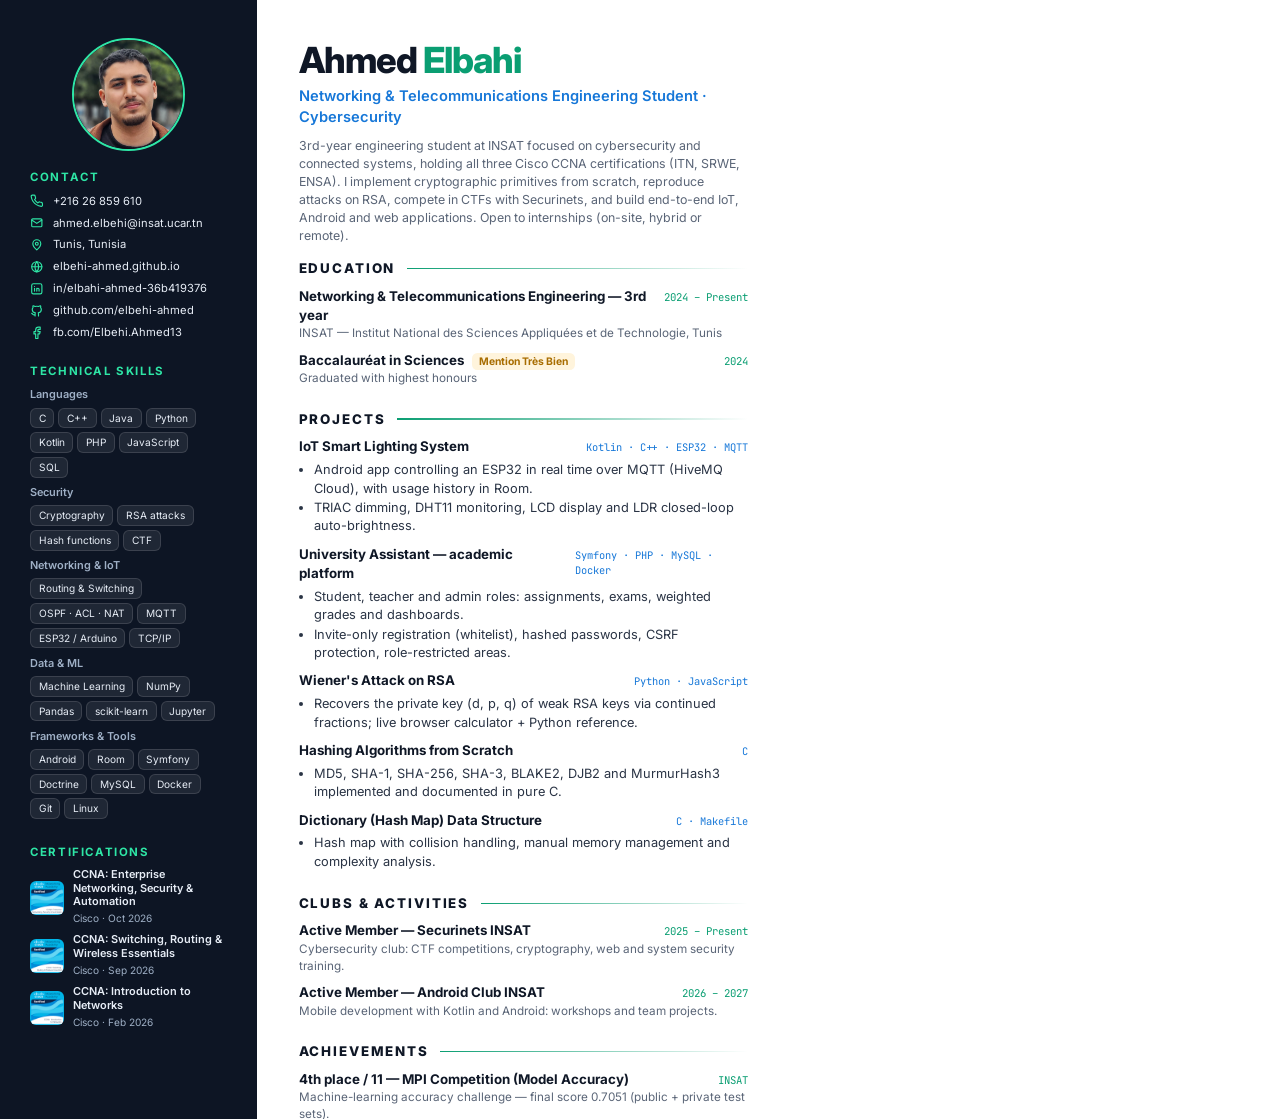
<file: cv/cv.html>
<!doctype html>
<html lang="en">
<head>
<meta charset="utf-8" />
<title>Ahmed Elbahi — CV</title>
<link href="https://fonts.googleapis.com/css2?family=Inter:wght@400;500;600;700;800&family=JetBrains+Mono:wght@500&display=swap" rel="stylesheet" />
<style>
  @page { size: A4; margin: 0; }
  :root { --ink: #0f1726; --muted: #5a6577; --line: #e3e8ef; --accent: #0a9e72; --accent2: #1677d8; --side: #0d1524; }
  * { box-sizing: border-box; margin: 0; padding: 0; }
  html, body { width: 210mm; height: 296mm; background: #fff; }
  body { font-family: "Inter", Arial, sans-serif; color: var(--ink); font-size: 9.6pt; line-height: 1.45; -webkit-print-color-adjust: exact; print-color-adjust: exact; }
  .page { display: grid; grid-template-columns: 68mm 1fr; height: 296mm; overflow: hidden; }

  aside { background: var(--side); color: #e7edf6; padding: 10mm 8mm 6mm; display: flex; flex-direction: column; gap: 4.6mm; }
  .photo { width: 30mm; height: 30mm; border-radius: 50%; object-fit: cover; margin: 0 auto; border: 2.5px solid #2ee6a6; display: block; }
  aside h3 { font-size: 8.6pt; letter-spacing: .14em; text-transform: uppercase; color: #2ee6a6; margin-bottom: 2mm; font-weight: 700; }
  .contact li { list-style: none; display: flex; gap: 2.4mm; align-items: flex-start; margin-bottom: 1.5mm; font-size: 8.4pt; word-break: break-word; }
  .contact svg { width: 3.6mm; height: 3.6mm; flex: none; margin-top: .4mm; fill: none; stroke: #2ee6a6; stroke-width: 2; stroke-linecap: round; stroke-linejoin: round; }
  .contact a { color: #e7edf6; text-decoration: none; }
  .tags { display: flex; flex-wrap: wrap; gap: 1.1mm; }
  .tags span { font-size: 7.6pt; padding: .5mm 2mm; border-radius: 1.6mm; background: rgba(255,255,255,.08); border: 1px solid rgba(255,255,255,.12); }
  .sk { margin-bottom: 2mm; }
  .sk b { display: block; font-size: 8.2pt; color: #9fb0c6; font-weight: 600; margin-bottom: 1.2mm; }
  .club { margin-bottom: 2.6mm; font-size: 8.6pt; }
  .club b { display: block; font-weight: 600; }
  .club span { color: #9fb0c6; font-size: 8pt; }

  main { padding: 11mm 12mm 8mm 11mm; display: flex; flex-direction: column; gap: 3.6mm; }
  header h1 { font-size: 27pt; font-weight: 800; letter-spacing: -.03em; line-height: 1; }
  header h1 span { color: var(--accent); }
  header p.title { margin-top: 2.2mm; font-size: 11pt; font-weight: 600; color: var(--accent2); }
  header p.sum { margin-top: 2.4mm; color: var(--muted); font-size: 9.3pt; }
  h2 { font-size: 10pt; letter-spacing: .14em; text-transform: uppercase; font-weight: 800; display: flex; align-items: center; gap: 3mm; margin-bottom: 2.2mm; }
  h2::after { content: ""; flex: 1; height: 1.5px; background: linear-gradient(90deg, var(--accent), transparent); }
  .item { margin-bottom: 2.3mm; }
  .row { display: flex; justify-content: space-between; align-items: baseline; gap: 4mm; }
  .item h4 { font-size: 10pt; font-weight: 700; }
  .date { font-family: "JetBrains Mono", monospace; font-size: 8pt; color: var(--accent); white-space: nowrap; }
  .sub { color: var(--muted); font-size: 8.8pt; }
  .item ul { margin: 1.2mm 0 0 4mm; }
  .item li { margin-bottom: .2mm; color: #2a3445; }
  .stack { font-family: "JetBrains Mono", monospace; font-size: 7.8pt; color: var(--accent2); }
  .badge { display: inline-block; font-size: 7.8pt; font-weight: 700; color: #a86d00; background: #fff4dc; border-radius: 1.4mm; padding: .3mm 1.8mm; margin-left: 1.5mm; }
  .cert { display: flex; gap: 2.4mm; align-items: center; margin-bottom: 1.6mm; text-decoration: none; color: #e7edf6; }
  .cert img { width: 9mm; height: 9mm; border-radius: 1.6mm; flex: none; }
  .cert b { display: block; font-size: 8.2pt; font-weight: 600; line-height: 1.25; }
  .cert span { color: #9fb0c6; font-size: 7.6pt; }
</style>
</head>
<body>
<div class="page">
  <aside>
    <img class="photo" src="../assets/ahmed-avatar.jpg" alt="Ahmed Elbahi" />

    <section>
      <h3>Contact</h3>
      <ul class="contact">
        <li><svg viewBox="0 0 24 24"><path d="M22 16.9v3a2 2 0 0 1-2.2 2 19.8 19.8 0 0 1-8.6-3.1 19.5 19.5 0 0 1-6-6A19.8 19.8 0 0 1 2.1 4.2 2 2 0 0 1 4.1 2h3a2 2 0 0 1 2 1.7c.1.9.4 1.8.7 2.7a2 2 0 0 1-.5 2.1L8 9.8a16 16 0 0 0 6 6l1.3-1.3a2 2 0 0 1 2.1-.4c.9.3 1.8.6 2.7.7a2 2 0 0 1 1.7 2z"/></svg><a href="tel:+21626859610">+216 26 859 610</a></li>
        <li><svg viewBox="0 0 24 24"><rect x="3" y="5" width="18" height="14" rx="2"/><path d="M3 7l9 6 9-6"/></svg><a href="mailto:ahmed.elbehi@insat.ucar.tn">ahmed.elbehi@insat.ucar.tn</a></li>
        <li><svg viewBox="0 0 24 24"><path d="M12 21s-7-6.2-7-11a7 7 0 0 1 14 0c0 4.8-7 11-7 11z"/><circle cx="12" cy="10" r="2.5"/></svg>Tunis, Tunisia</li>
        <li><svg viewBox="0 0 24 24"><circle cx="12" cy="12" r="9"/><path d="M3 12h18M12 3a14 14 0 0 1 0 18M12 3a14 14 0 0 0 0 18"/></svg><a href="https://elbehi-ahmed.github.io">elbehi-ahmed.github.io</a></li>
        <li><svg viewBox="0 0 24 24"><rect x="3" y="3" width="18" height="18" rx="3"/><path d="M8 11v5M8 8v.01M12 16v-5M16 16v-3a2 2 0 0 0-4 0"/></svg><a href="https://www.linkedin.com/in/elbahi-ahmed-36b419376/">in/elbahi-ahmed-36b419376</a></li>
        <li><svg viewBox="0 0 24 24"><path d="M9 19c-4 1.5-4-2-6-2.5M15 21v-3.5c0-1 .1-1.4-.5-2 2.8-.3 5.5-1.4 5.5-6a4.6 4.6 0 0 0-1.3-3.2 4.2 4.2 0 0 0-.1-3.2s-1.1-.3-3.5 1.3a12 12 0 0 0-6.2 0C6.5 2.8 5.4 3.1 5.4 3.1a4.2 4.2 0 0 0-.1 3.2A4.6 4.6 0 0 0 4 9.5c0 4.6 2.7 5.7 5.5 6-.6.6-.6 1.2-.5 2V21"/></svg><a href="https://github.com/elbehi-ahmed">github.com/elbehi-ahmed</a></li>
        <li><svg viewBox="0 0 24 24"><path d="M18 2h-3a5 5 0 0 0-5 5v3H7v4h3v8h4v-8h3l1-4h-4V7a1 1 0 0 1 1-1h3z"/></svg><a href="https://www.facebook.com/Elbehi.Ahmed13">fb.com/Elbehi.Ahmed13</a></li>
      </ul>
    </section>

    <section>
      <h3>Technical skills</h3>
      <div class="sk"><b>Languages</b><div class="tags"><span>C</span><span>C++</span><span>Java</span><span>Python</span><span>Kotlin</span><span>PHP</span><span>JavaScript</span><span>SQL</span></div></div>
      <div class="sk"><b>Security</b><div class="tags"><span>Cryptography</span><span>RSA attacks</span><span>Hash functions</span><span>CTF</span></div></div>
      <div class="sk"><b>Networking &amp; IoT</b><div class="tags"><span>Routing &amp; Switching</span><span>OSPF · ACL · NAT</span><span>MQTT</span><span>ESP32 / Arduino</span><span>TCP/IP</span></div></div>
      <div class="sk"><b>Data &amp; ML</b><div class="tags"><span>Machine Learning</span><span>NumPy</span><span>Pandas</span><span>scikit-learn</span><span>Jupyter</span></div></div>
      <div class="sk"><b>Frameworks &amp; Tools</b><div class="tags"><span>Android</span><span>Room</span><span>Symfony</span><span>Doctrine</span><span>MySQL</span><span>Docker</span><span>Git</span><span>Linux</span></div></div>
    </section>

    <section>
      <h3>Certifications</h3>
      <a class="cert" href="https://www.credly.com/badges/e928fe2b-ffb3-4d6e-a502-926c4a1540fc"><img src="../assets/badges/ccna-ensa.png" alt="" /><div><b>CCNA: Enterprise Networking, Security &amp; Automation</b><span>Cisco · Oct 2026</span></div></a>
      <a class="cert" href="https://www.credly.com/badges/f3790d20-e8ef-4705-a47d-21b5ab360c4f"><img src="../assets/badges/ccna-srwe.png" alt="" /><div><b>CCNA: Switching, Routing &amp; Wireless Essentials</b><span>Cisco · Sep 2026</span></div></a>
      <a class="cert" href="https://www.credly.com/badges/be2a5c36-cdb4-4abe-bb83-583679ea0fe5"><img src="../assets/badges/ccna-itn.png" alt="" /><div><b>CCNA: Introduction to Networks</b><span>Cisco · Feb 2026</span></div></a>
    </section>
  </aside>

  <main>
    <header>
      <h1>Ahmed <span>Elbahi</span></h1>
      <p class="title">Networking &amp; Telecommunications Engineering Student · Cybersecurity</p>
      <p class="sum">3rd-year engineering student at INSAT focused on cybersecurity and connected systems, holding all three Cisco CCNA certifications (ITN, SRWE, ENSA). I implement cryptographic primitives from scratch, reproduce attacks on RSA, compete in CTFs with Securinets, and build end-to-end IoT, Android and web applications. Open to internships (on-site, hybrid or remote).</p>
    </header>

    <section>
      <h2>Education</h2>
      <div class="item">
        <div class="row"><h4>Networking &amp; Telecommunications Engineering — 3rd year</h4><span class="date">2024 – Present</span></div>
        <p class="sub">INSAT — Institut National des Sciences Appliquées et de Technologie, Tunis</p>
      </div>
      <div class="item">
        <div class="row"><h4>Baccalauréat in Sciences <span class="badge">Mention Très Bien</span></h4><span class="date">2024</span></div>
        <p class="sub">Graduated with highest honours</p>
      </div>
    </section>

    <section>
      <h2>Projects</h2>
      <div class="item">
        <div class="row"><h4>IoT Smart Lighting System</h4><span class="stack">Kotlin · C++ · ESP32 · MQTT</span></div>
        <ul>
          <li>Android app controlling an ESP32 in real time over MQTT (HiveMQ Cloud), with usage history in Room.</li>
          <li>TRIAC dimming, DHT11 monitoring, LCD display and LDR closed-loop auto-brightness.</li>
                  </ul>
      </div>
      <div class="item">
        <div class="row"><h4>University Assistant — academic platform</h4><span class="stack">Symfony · PHP · MySQL · Docker</span></div>
        <ul>
          <li>Student, teacher and admin roles: assignments, exams, weighted grades and dashboards.</li>
          <li>Invite-only registration (whitelist), hashed passwords, CSRF protection, role-restricted areas.</li>
        </ul>
      </div>
      <div class="item">
        <div class="row"><h4>Wiener's Attack on RSA</h4><span class="stack">Python · JavaScript</span></div>
        <ul><li>Recovers the private key (d, p, q) of weak RSA keys via continued fractions; live browser calculator + Python reference.</li></ul>
      </div>
      <div class="item">
        <div class="row"><h4>Hashing Algorithms from Scratch</h4><span class="stack">C</span></div>
        <ul><li>MD5, SHA-1, SHA-256, SHA-3, BLAKE2, DJB2 and MurmurHash3 implemented and documented in pure C.</li></ul>
      </div>
      <div class="item">
        <div class="row"><h4>Dictionary (Hash Map) Data Structure</h4><span class="stack">C · Makefile</span></div>
        <ul><li>Hash map with collision handling, manual memory management and complexity analysis.</li></ul>
      </div>
    </section>

    <section>
      <h2>Clubs &amp; Activities</h2>
      <div class="item">
        <div class="row"><h4>Active Member — Securinets INSAT</h4><span class="date">2025 – Present</span></div>
        <p class="sub">Cybersecurity club: CTF competitions, cryptography, web and system security training.</p>
      </div>
      <div class="item">
        <div class="row"><h4>Active Member — Android Club INSAT</h4><span class="date">2026 – 2027</span></div>
        <p class="sub">Mobile development with Kotlin and Android: workshops and team projects.</p>
      </div>
    </section>

    <section>
      <h2>Achievements</h2>
      <div class="item">
        <div class="row"><h4>4th place / 11 — MPI Competition (Model Accuracy)</h4><span class="date">INSAT</span></div>
        <p class="sub">Machine-learning accuracy challenge — final score 0.7051 (public + private test sets).</p>
      </div>
    </section>
  </main>
</div>
</body>
</html>
</file>
